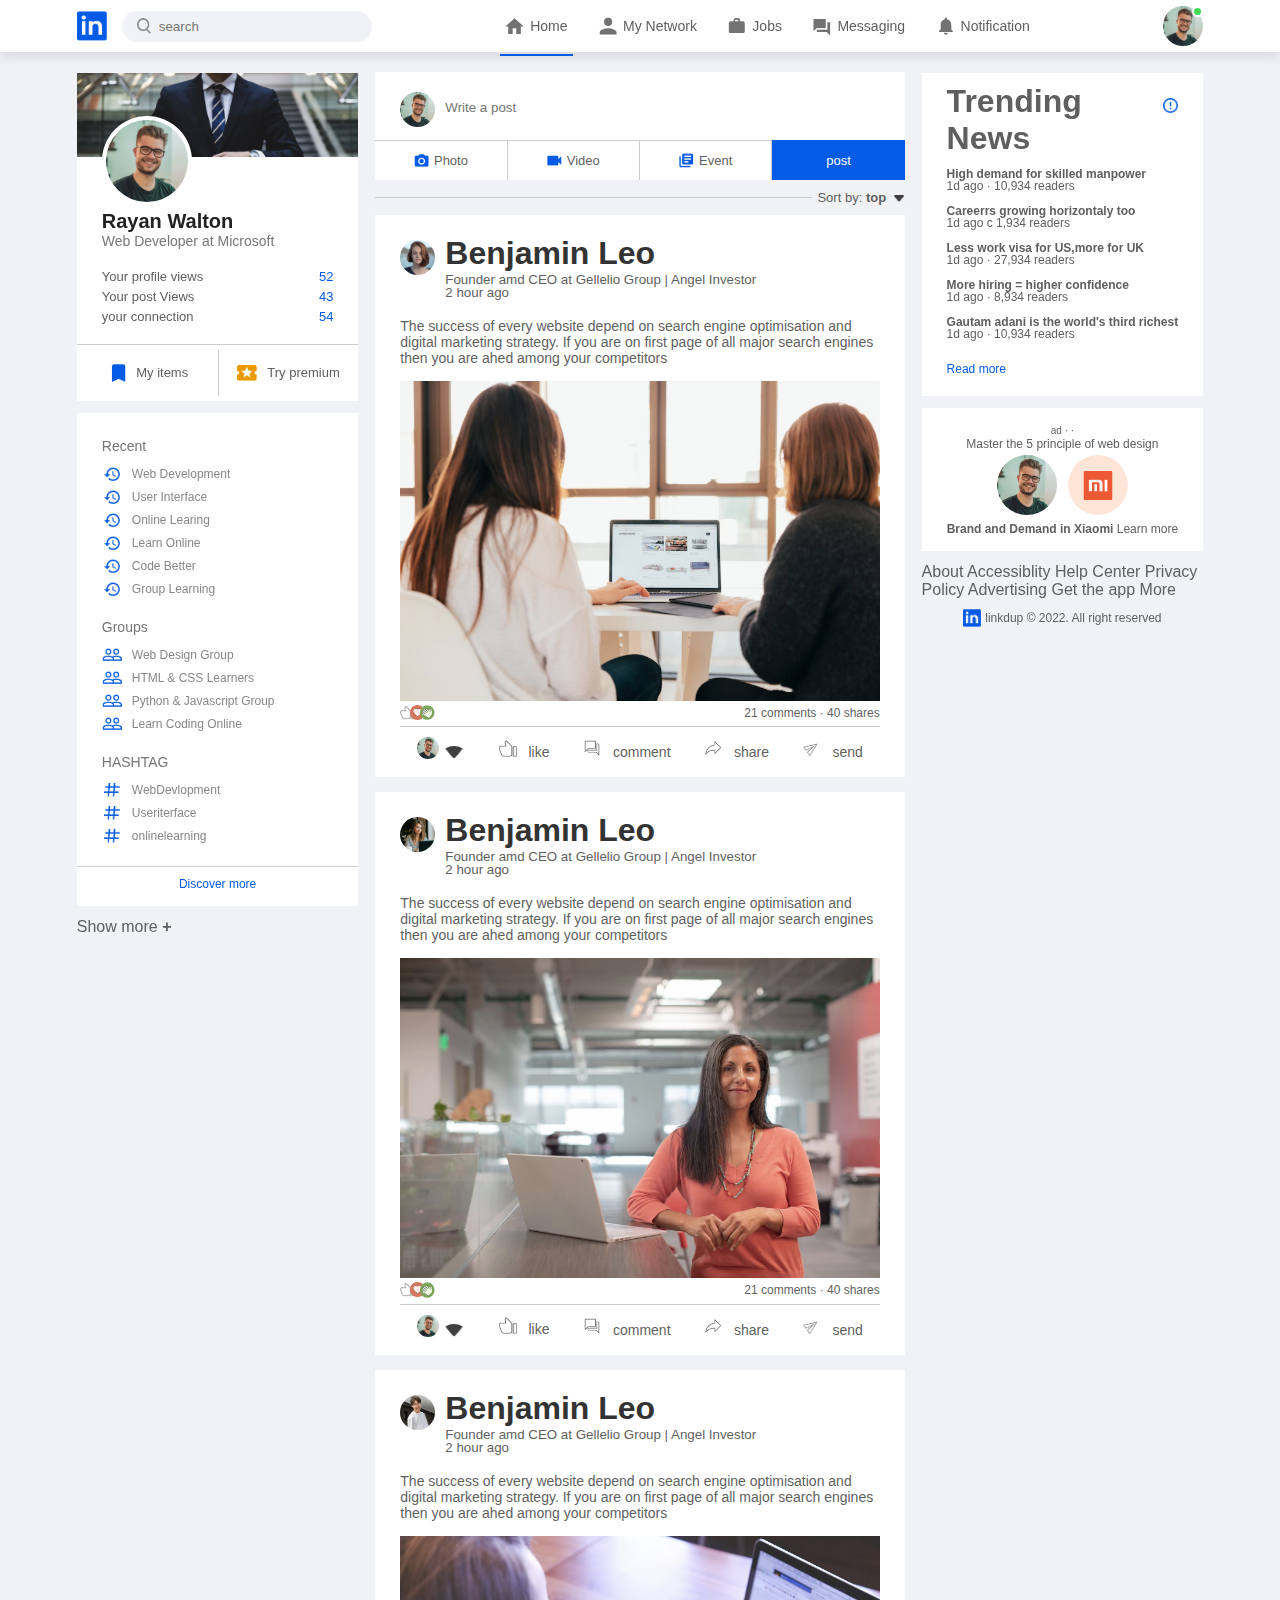
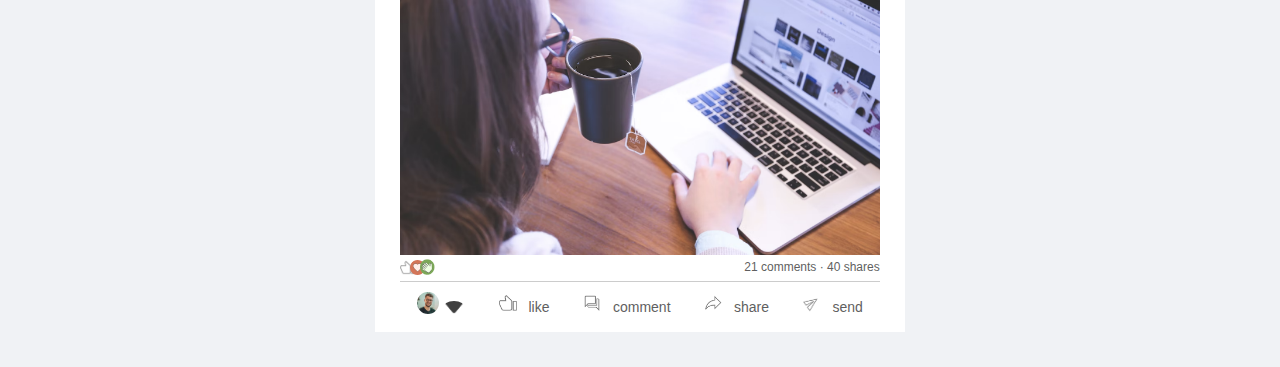
<file: linkedin-webpage-img/index.html>
<!DOCTYPE html>
<html lang="en">
<head>
    <meta charset="UTF-8">
    <meta http-equiv="X-UA-Compatible" content="IE=edge">
    <meta name="viewport" content="width=device-width, initial-scale=1.0">
    <link rel="stylesheet" href="style.css">
    <title>linkdin</title>
</head>
<body>
  
    <nav class="navbar">
        <div class="navbar-left">
            <a href="index.html" class="logo"><img src="images/logo.png" alt=""></a>

            <div class="search-box">
                <img src="images/search.png" alt="">
                <input type="text" placeholder="search">
            </div>
        </div>
        <div class="navbar-center">
            <ul>
                <li><a href="index.html" class="active-link"><img src="images/home.png"><span>Home</span></a></li>
                <li><a href=""><img src="images/network.png"><span>My Network</span></a></li>
                <li><a href=""><img src="images/jobs.png"><span>Jobs</span></a></li>
                <li><a href=""><img src="images/message.png"><span>Messaging</span></a></li>
                <li><a href=""><img src="images/notification.png"><span>Notification</span></a></li>
            </ul>
        </div>
        <div class="navbar-right">
            <div class="online">
                <img src="images/user-1.png" class="nav-profile-img" onclick="togglemenu()">

            </div>
        </div>
        <!-- ------------------- -->
        <div class="profile-menu-wrap" id="profilemenu">
            <div class="profile-menu">
                <div class="user-info">
                    <img src="images/user-1.png" alt="">
                    <div>
                        <h3>Rayan Walton</h3>
                        <a href="profile.html">See your profile</a>
                    </div>
                </div>
                <hr>
                <a href="#" class="profile-menu-link">
                <img src="images/feedback.png" alt="">
                <p>Give feedback</p>
                <span>></span>
            </a>
            <a href="#" class="profile-menu-link">
                <img src="images/setting.png" alt="">
                <p>Setting</p>
                <span>></span>
            </a>
            <a href="#" class="profile-menu-link">
                <img src="images/display.png" alt="">
                <p>Display & Accessiblity</p>
                <span>></span>
            </a>
            <a href="#" class="profile-menu-link">
                <img src="images/logout.png" alt="">
                <p>Logout</p>
                <span>></span>
            </a>
            </div>
        </div>
    </nav>

    <!-- -----------nav bar close -->

    <div class="container">
        <div class="left-sidebar">
            <div class="sidebar-profile-box">
                <img src="images/cover-pic.png" width="100%">
                <div class="sidebar-profile-info">
                    <img src="images/user-1.png" alt="">
                    <h1>Rayan Walton</h1>
                    <h3>Web Developer at Microsoft</h3>
                    <ul> 
                        <li>Your profile views <span>52</span></li>
                        <li>Your post Views <span>43</span></li>
                        <li>your connection <span>54</span></li>
                    </ul>
                </div>
                <div class="sidebar-profile-link">
                    <a href=""><img src="images/items.png" alt="">My items</a>
                    <a href=""><img src="images/premium.png" alt="">Try premium</a>
                </div>
            </div>
            <!-- ----------------------- -->
            <div class="sidebar-activity" id="sidebaractivity">
                <h3>Recent</h3>
                <a href="#"><img src="images/recent.png" alt="">Web Development</a>
                <a href="#"><img src="images/recent.png" alt="">User Interface</a>
                <a href="#"><img src="images/recent.png" alt="">Online Learing</a>
                <a href="#"><img src="images/recent.png" alt="">Learn Online</a>
                <a href="#"><img src="images/recent.png" alt="">Code Better</a>
                <a href="#"><img src="images/recent.png" alt="">Group Learning</a>
                <h3>Groups</h3>
                <a href=""><img src="images/group.png" alt="">Web Design Group</a>
                <a href=""><img src="images/group.png" alt="">HTML & CSS Learners</a>
                <a href=""><img src="images/group.png" alt="">Python & Javascript Group</a>
                <a href=""><img src="images/group.png" alt=""> Learn Coding Online</a>
                <h3>HASHTAG</h3>
                <a href=""><img src="images/hashtag.png" alt="">WebDevlopment</a>
                <a href=""><img src="images/hashtag.png" alt="">Useriterface</a>
                <a href=""><img src="images/hashtag.png" alt="">onlinelearning</a>
                <div class="discover-more-link">
                    <a href="">Discover more</a>
                </div>
            </div>
            <p id= "show-more-link" onclick="toggleactivity()">Show more <b>+</b></p>
        </div>

        <!-- ----------------------------------------------- -->
        <div class="main-content">
            <div class="create-post">
                <div class="create-post-input">
                   <img src="images/user-1.png" alt=""> 
                   <textarea id="" rows="2" placeholder="Write a post"></textarea>
                </div>
                <div class="create-post-links">
                    <li><img src="images/photo.png" alt="">Photo</li>

                    <li><img src="images/video.png" alt="">Video</li>
                    <li><img src="images/event.png" alt="">Event</li>
                    <li>post</li>
                  </div>
            </div>
            <div class="sort-by">
                <hr>
                <p>Sort by: <span>top <img src="images/down-arrow.png" alt=""></span></p>
            </div>

            <div class="post">
                <div class="post-author">
                    <img src="images/user-3.png" alt="">
                    <div>
                        <h1>Benjamin Leo</h1>
                        <small>Founder amd CEO at Gellelio Group | Angel Investor</small>
                        <small>2 hour ago</small>
                    </div>
                </div>
                <p>The success of every website depend on search engine optimisation and digital marketing strategy. If you are on first page of all major search engines then you are ahed among your competitors</p>
                <img src="images/post-image-2.png" width="100%">

                <div class="post-stats">
                    <div>
                        <img src="images/thumbsup.png" alt="">
                        <img src="images/love.png" alt="">
                        <img src="images/clap.png" alt="">
                        <span class="liked-user"></span>
                    </div>
                    <div>
                        <span>21 comments &middot; 40 shares</span>
                    </div>
                </div>
                <div class="post-activity">
                    <div>
                        <img src="images/user-1.png" class="post-activity-user-icon">
                        <img src="images/down-arrow.png" class="post-activity-user-icon">
                    </div>
                    <div class="post-activity-links">
                        <img src="images/like.png" alt="">
                        <span>like</span>
                    </div>
                    <div class="post-activity-links">
                        <img src="images/comment.png" alt="">
                        <span>comment</span>
                    </div>
                    <div class="post-activity-links">
                        <img src="images/share.png" alt="">
                        <span>share<span>
                    </div>
                    <div class="post-activity-links">
                        <img src="images/send.png" alt="">
                        <span>send</span>
                    </div>
                </div>
            </div>

            <div class="post">
                <div class="post-author">
                    <img src="images/user-4.png" alt="">
                    <div>
                        <h1>Benjamin Leo</h1>
                        <small>Founder amd CEO at Gellelio Group | Angel Investor</small>
                        <small>2 hour ago</small>
                    </div>
                </div>
                <p>The success of every website depend on search engine optimisation and digital marketing strategy. If you are on first page of all major search engines then you are ahed among your competitors</p>
                <img src="images/post-image-3.png" width="100%">

                <div class="post-stats">
                    <div>
                        <img src="images/thumbsup.png" alt="">
                        <img src="images/love.png" alt="">
                        <img src="images/clap.png" alt="">
                        <span class="liked-user"></span>
                    </div>
                    <div>
                        <span>21 comments &middot; 40 shares</span>
                    </div>
                </div>
                <div class="post-activity">
                    <div>
                        <img src="images/user-1.png" class="post-activity-user-icon">
                        <img src="images/down-arrow.png" class="post-activity-user-icon">
                    </div>
                    <div class="post-activity-links">
                        <img src="images/like.png" alt="">
                        <span>like</span>
                    </div>
                    <div class="post-activity-links">
                        <img src="images/comment.png" alt="">
                        <span>comment</span>
                    </div>
                    <div class="post-activity-links">
                        <img src="images/share.png" alt="">
                        <span>share<span>
                    </div>
                    <div class="post-activity-links">
                        <img src="images/send.png" alt="">
                        <span>send</span>
                    </div>
                </div>
            </div>

            <div class="post">
                <div class="post-author">
                    <img src="images/user-5.png" alt="">
                    <div>
                        <h1>Benjamin Leo</h1>
                        <small>Founder amd CEO at Gellelio Group | Angel Investor</small>
                        <small>2 hour ago</small>
                    </div>
                </div>
                <p>The success of every website depend on search engine optimisation and digital marketing strategy. If you are on first page of all major search engines then you are ahed among your competitors</p>
                <img src="images/post-image-4.png" width="100%">

                <div class="post-stats">
                    <div>
                        <img src="images/thumbsup.png" alt="">
                        <img src="images/love.png" alt="">
                        <img src="images/clap.png" alt="">
                        <span class="liked-user"></span>
                    </div>
                    <div>
                        <span>21 comments &middot; 40 shares</span>
                    </div>
                </div>
                <div class="post-activity">
                    <div>
                        <img src="images/user-1.png" class="post-activity-user-icon">
                        <img src="images/down-arrow.png" class="post-activity-user-icon">
                    </div>
                    <div class="post-activity-links">
                        <img src="images/like.png" alt="">
                        <span>like</span>
                    </div>
                    <div class="post-activity-links">
                        <img src="images/comment.png" alt="">
                        <span>comment</span>
                    </div>
                    <div class="post-activity-links">
                        <img src="images/share.png" alt="">
                        <span>share<span>
                    </div>
                    <div class="post-activity-links">
                        <img src="images/send.png" alt="">
                        <span>send</span>
                    </div>
                </div>
            </div>
        </div>




        <div class="right-sidebar">
            <div class="sidebar-news">
                <img src="images/more.png" class="info-icon">
                <h1>Trending News</h1>
                <a href="#">High demand for skilled manpower</a>
                <span>1d ago &middot; 10,934 readers</span>

                <a href="#">Careerrs growing horizontaly too</a>
                <span>1d ago c 1,934 readers</span>

                <a href="#">Less work visa for US,more for UK</a>
                <span>1d ago &middot; 27,934 readers</span>

                <a href="#">More hiring  = higher confidence</a>
                <span>1d ago &middot; 8,934 readers</span>

                <a href="#">Gautam adani is the world's third richest</a>
                <span>1d ago &middot; 10,934 readers</span>

                <a href="#" class="read-more-link">Read more</a>
            </div>

            <div class="sidebar-ad">
                <small>ad &middot; &middot;</small>
                <p>Master the 5 principle of web design</p>
                <div>
                    <img src="images/user-1.png" alt="">
                    <img src="images/mi-logo.png" alt="">
                </div>
                <b>Brand and Demand in Xiaomi</b>
                <a href="#" class="ad-link">Learn more</a>
            </div>
            <div class="sidebar-useful-links">
                <a href="">About</a>
                <a href="">Accessiblity</a>
                <a href="">Help Center</a>
                <a href="">Privacy Policy</a>
                <a href="">Advertising</a>
                <a href="">Get the app</a>
                <a href="">More</a>
               
                <div class="copyright-msg">
                    <img src="images/logo.png" alt="">
                    <p>linkdup &#169; 2022. All right reserved</p>
                </div>
            </div>
        </div>
    </div>

<script>
    let profilemenu = document.getElementById("profilemenu");

    function togglemenu(){
    profilemenu.classList.toggle("open-menu");
    }
</script>

<script>

    let sidebaractivity = document,getElementById("sidebaractivity");
    let morelink = document.getElementById("show-more-link");

    function toggleactivity(){
        sidebaractivity.classList.toggle("open-activity");
    }
</script>

</body>
</html>
</file>
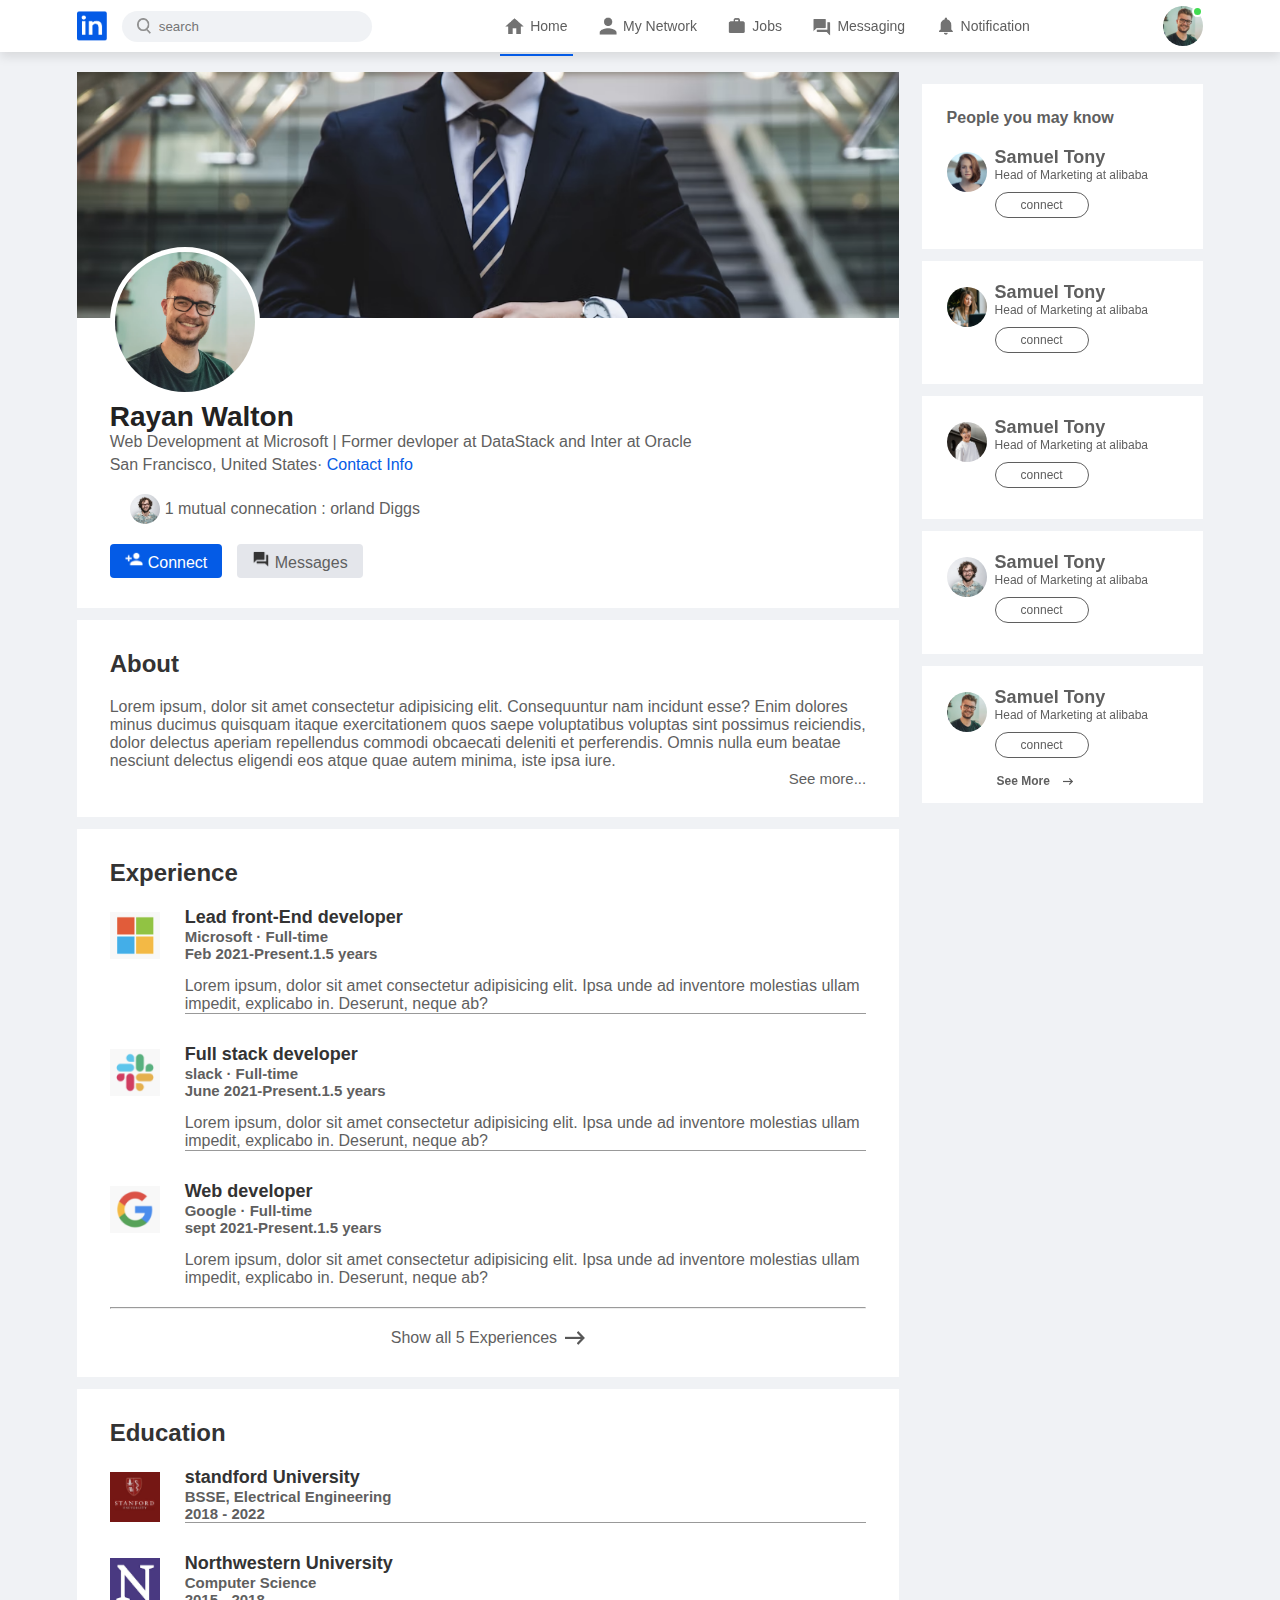
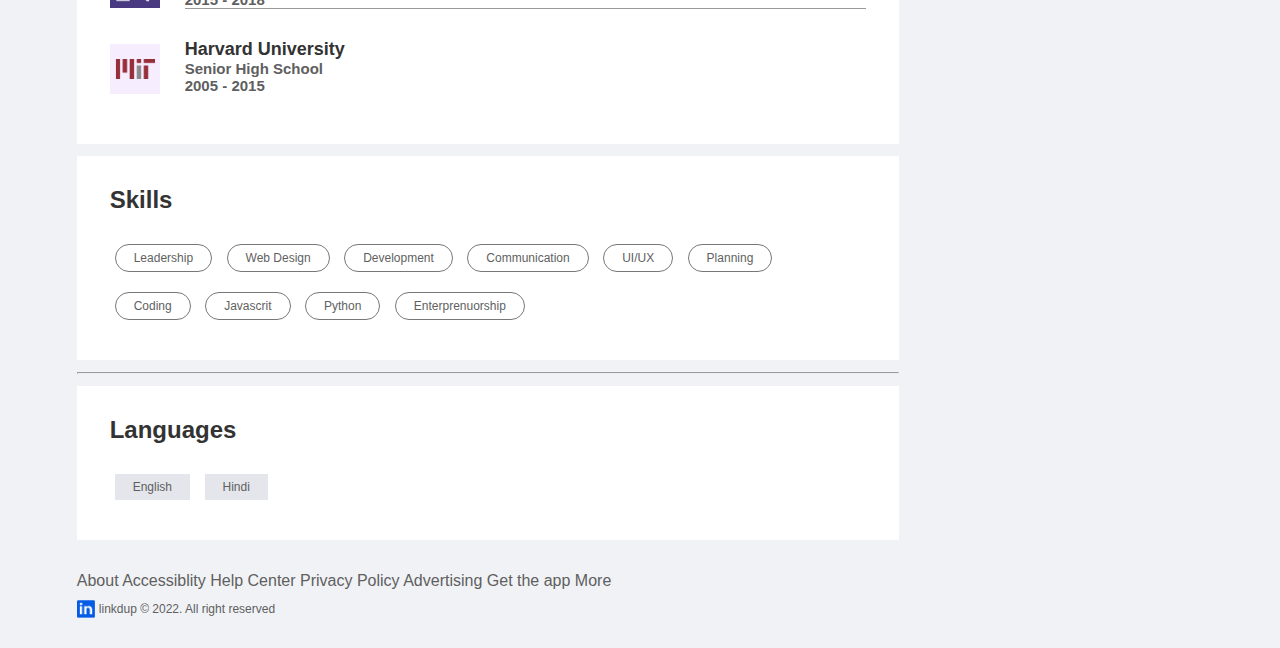
<file: linkedin-webpage-img/profile.html>
<!DOCTYPE html>
<html lang="en">
<head>
    <meta charset="UTF-8">
    <meta http-equiv="X-UA-Compatible" content="IE=edge">
    <meta name="viewport" content="width=device-width, initial-scale=1.0">
    <link rel="stylesheet" href="style.css">
    <title>linkdin</title>
</head>
<body>
  
    <nav class="navbar">
        <div class="navbar-left">
            <a href="index.html" class="logo"><img src="images/logo.png" alt=""></a>

            <div class="search-box">
                <img src="images/search.png" alt="">
                <input type="text" placeholder="search">
            </div>
        </div>
        <div class="navbar-center">
            <ul>
                <li><a href="index.html" class="active-link"><img src="images/home.png"><span>Home</span></a></li>
                <li><a href=""><img src="images/network.png"><span>My Network</span></a></li>
                <li><a href=""><img src="images/jobs.png"><span>Jobs</span></a></li>
                <li><a href=""><img src="images/message.png"><span>Messaging</span></a></li>
                <li><a href=""><img src="images/notification.png"><span>Notification</span></a></li>
            </ul>
        </div>
        <div class="navbar-right">
            <div class="online">
                <img src="images/user-1.png" class="nav-profile-img" onclick="togglemenu()">

            </div>
        </div>
        <!-- ------------------- -->
        <div class="profile-menu-wrap" id="profilemenu">
            <div class="profile-menu">
                <div class="user-info">
                    <img src="images/user-1.png" alt="">
                    <div>
                        <h3>Rayan Walton</h3>
                        <a href="profile.html">See your profile</a>
                    </div>
                </div>
                <hr>
                <a href="#" class="profile-menu-link">
                <img src="images/feedback.png" alt="">
                <p>Give feedback</p>
                <span>></span>
            </a>
            <a href="#" class="profile-menu-link">
                <img src="images/setting.png" alt="">
                <p>Setting</p>
                <span>></span>
            </a>
            <a href="#" class="profile-menu-link">
                <img src="images/display.png" alt="">
                <p>Display & Accessiblity</p>
                <span>></span>
            </a>
            <a href="#" class="profile-menu-link">
                <img src="images/logout.png" alt="">
                <p>Logout</p>
                <span>></span>
            </a>
            </div>
        </div>
    </nav>




    <div class="container">
        <div class="profile-main">
           <div class="profile-container">
            <img src="images/cover-pic.png" width="100%">
            <div class="profile-container-inner">
                <img src="images/user-1.png" class="profile-pic">
                <h1>Rayan Walton</h1>
                <b>Web Development at Microsoft | Former devloper at DataStack
                    and Inter at Oracle
                </b>
                <p>San Francisco, United States&middot; <a href="">Contact Info</a></p>
                <div class="mutual-connection">
                    <img src="images/user-2.png" alt="">
                    <span> 1 mutual connecation : orland Diggs</span>
                </div>
                <div class="profile-btn">
                    <a href="" class="primary-btn"><img src="images/connect.png" alt="">Connect</a>
                    <a href=""><img src="images/chat.png" alt="">Messages</a>
                    

                </div>
            </div>
           </div> 


           <div class="profile-description">
            <h2>About</h2>
            <p>Lorem ipsum, dolor sit amet consectetur adipisicing elit. Consequuntur nam incidunt esse? Enim dolores minus ducimus quisquam itaque exercitationem quos saepe voluptatibus voluptas sint possimus reiciendis, dolor delectus aperiam repellendus commodi obcaecati deleniti et perferendis. Omnis nulla eum beatae nesciunt delectus eligendi eos atque quae autem minima, iste ipsa iure.</p>
            <a href="" class="see-more-link">See more...</a>
           </div>

           <div class="profile-description">
            <h2>Experience</h2>
            <div class="profile-desc-row">
                <img src="images/microsoft.png" alt="">
                <div>
                    <h3>Lead front-End developer</h3>
                    <b>Microsoft &middot; Full-time
                    </b>
                    <b>Feb 2021-Present.1.5 years </b>
                    <p>Lorem ipsum, dolor sit amet consectetur adipisicing elit. Ipsa unde ad inventore molestias ullam impedit, explicabo in. Deserunt, neque ab?</p>
                    <hr>
                </div>

            </div>
            <div class="profile-desc-row">
                <img src="images/slack.png" alt="">
                <div>
                    <h3>Full stack developer</h3>
                    <b>slack &middot; Full-time
                    </b>
                    <b>June 2021-Present.1.5 years </b>
                    <p>Lorem ipsum, dolor sit amet consectetur adipisicing elit. Ipsa unde ad inventore molestias ullam impedit, explicabo in. Deserunt, neque ab?</p>
                    <hr>
                </div>

            </div>
            <div class="profile-desc-row">
                <img src="images/google.png" alt="">
                <div>
                    <h3>Web developer</h3>
                    <b> Google &middot; Full-time
                    </b>
                    <b> sept 2021-Present.1.5 years </b>
                    <p>Lorem ipsum, dolor sit amet consectetur adipisicing elit. Ipsa unde ad inventore molestias ullam impedit, explicabo in. Deserunt, neque ab?</p>
                    
                </div>

            </div>
            <hr>
            <a href="" class="experience-link">Show all 5 Experiences <img src="images/right-arrow.png" alt=""></a>
           </div>

           <div class="profile-description">
            <h2>Education</h2>
            <div class="profile-desc-row">
                <img src="images/stanford.png"alt="">
                <div>
                    <h3>standford University </h3>
                    <b>BSSE, Electrical Engineering </b>
                    <b>2018 - 2022</b>
                    <hr>
                </div>
            </div>
            <div class="profile-desc-row">
                <img src="images/north.png"alt="">
                <div>
                    <h3>Northwestern University</h3>
                    <b>Computer Science</b>
                    <b>2015 - 2018</b>
                    <hr>
                </div>
            </div>
            <div class="profile-desc-row">
                <img src="images/mit.png"alt="">
                <div>
                    <h3>Harvard University </h3>
                    <b>Senior High School </b>
                    <b>2005 - 2015</b>
                    
                </div>
            </div>
           </div>

           <div class="profile-description">
            <h2>Skills</h2>
            <a href="#" class="Skills-btn">Leadership</a>
            <a href="" class="Skills-btn">Web Design</a>
            <a href="" class="Skills-btn">Development</a>
            <a href="" class="Skills-btn">Communication</a>
            <a href="" class="Skills-btn">UI/UX</a>
            <a href="" class="Skills-btn">Planning</a>
            <a href="" class="Skills-btn">Coding</a>
            <a href="" class="Skills-btn">Javascrit</a>
            <a href="" class="Skills-btn">Python</a>
            <a href="" class="Skills-btn">Enterprenuorship</a>
           </div>
           <hr>
           <div class="profile-description">
            <h2>Languages</h2>
            <a href="#" class="language-btn">English</a>
            <a href="#" class="language-btn">Hindi</a>
            
           </div>

        </div>
        <!------------  -->
        <div class="profile-sidebar">

 

            <div class="sidebar-people">
                <h3>People you may know</h3>
                <div class="sidebar-people-row">
                    <img src="images/user-3.png" alt="">
                    <div>
                        <h2>Samuel Tony</h2>
                    <p>Head of Marketing at alibaba</p>
                    <a href="">connect</a>
                    </div>
                </div>
              
            </div>
             
            <div class="sidebar-people">
                
                <div class="sidebar-people-row">
                    <img src="images/user-4.png" alt="">
                    <div>
                        <h2>Samuel Tony</h2>
                    <p>Head of Marketing at alibaba</p>
                    <a href="">connect</a>
                    </div>
                </div>
              
            </div>

            <div class="sidebar-people">
           
                <div class="sidebar-people-row">
                    <img src="images/user-5.png" alt="">
                <div>
                    <h2>Samuel Tony</h2>
                <p>Head of Marketing at alibaba</p>
                <a href="">connect</a>
                </div>
                </div>
                
            </div>

            <div class="sidebar-people">
           
                <div class="sidebar-people-row">
                    <img src="images/user-2.png" alt="">
                <div>
                    <h2>Samuel Tony</h2>
                <p>Head of Marketing at alibaba</p>
                <a href="">connect</a>
                </div>
                </div>
                
            </div>
            <div class="sidebar-people">
           
                <div class="sidebar-people-row">
                    <img src="images/user-1.png" alt="">
                <div>
                    <h2>Samuel Tony</h2>
                <p>Head of Marketing at alibaba</p>
                <a href="">connect</a>
                </div>
                </div>
                <b class="see-more">See More <img src="images/right-arrow.png" alt=""></b>
                
            </div>


        </div>
    </div>


<div class="profile-footer">
    <div class="sidebar-useful-links">
        <a href="">About</a>
        <a href="">Accessiblity</a>
        <a href="">Help Center</a>
        <a href="">Privacy Policy</a>
        <a href="">Advertising</a>
        <a href="">Get the app</a>
        <a href="">More</a>
       
        <div class="copyright-msg">
            <img src="images/logo.png" alt="">
            <p>linkdup &#169; 2022. All right reserved</p>
        </div>
</div>
</div>


    <script>
        let profilemenu = document.getElementById("profilemenu");
    
        function togglemenu(){
        profilemenu.classList.toggle("open-menu");
        }
    </script>

</body>
</html>
</file>
<file: linkedin-webpage-img/style.css>
*{
    margin: 0;
    padding: 0;
    font-family: 'poppins',sans-serif;
    box-sizing: border-box;
}
body{
    background: #f0f2f5;
    color: #5f5f5f ;
}
a{
    text-decoration: none;
    color: #5f5f5f;
}
.navbar{
    display: flex;
    align-items: center;
    justify-content: space-between;
    background: #fff;
    padding: 6px 6%;
    position: sticky;
    top: 0;
    z-index: 100;
    box-shadow: 0 5px 10px rgba(0,0, 0, 0.1);
}
.logo img{
    width: 30px;
    margin-right: 15px;
    display: block;
}
.navbar-center ul li{
    display: inline-block;
    list-style: none;
}
.navbar-center ul li a{
    display: flex;
    align-items: center;
    font-size: 14px;
    margin: 5px 8px;
    padding-right: 5px;
    position: relative;
}
.navbar-center ul li a::after{
    content:'' ;
    width: 0;
    height: 2px;
    background: #045be6;
    position: absolute;
    bottom: -15px;
    transition: width 0.3s;
}
.navbar-center ul li a:hover::after,
.navbar-center ul li a.active-link::after
{
    width: 100%;

}
.navbar-center ul li a img{
    width: 30px ;
}
.nav-profile-img{
   width: 40px; 
   border-radius: 50%;
   display: block;
   cursor: pointer;
   position: relative;
}
.online{
    position: relative;
}
.online::after{
    content: '';
    width: 7px;
    height: 7px;
    border: 2px solid #fff;
    border-radius: 50%;
    right: 0px;
    top: 0px;
    background: #41db51;
    position: absolute;
}
.search-box{
    background: #f0f2f5;
    width: 250px;
    border-radius: 20px;
    display: flex;
    align-items: center;
    padding: 0 15px;
}
.navbar-left{
    display: flex;
    align-items: center;
}
.search-box img{
    width: 14px;
}
.search-box input{
    width: 100%;
    background: transparent;
    padding: 8px;
    outline: none;
    border: 0;
 }

/* ------------------------------------------------- */


.container{
    padding: 20px 6%;
    display: flex;
    flex-wrap:wrap ;
    justify-content: space-between;
}
.left-sidebar{
    flex-basis: 25%;
    align-self: flex-start;
    position: sticky;
    top: 73px;
}
.sidebar-profile-box{
    background: #fff;

}
.sidebar-profile-info{
    padding: 0 25px;
}
.sidebar-profile-info img{
    width: 90px;
    border-radius: 50%;
    background: #fff;
    padding: 4px;
    margin-top: -45px;
}
.sidebar-profile-info h1{
    font-size: 20px;
    font-weight: 600;
    color: #222;
}
.sidebar-profile-info h3{
    font-size: 14px;
    font-weight: 500;
    color: #777;
}
.sidebar-profile-info ul{
    list-style: none;
    margin: 20px 0;
}
.sidebar-profile-info ul li{
    width: 100%;
    margin: 5px 0;
    font-size: 13px;
}
.sidebar-profile-info ul li span{
    float: right;
    color: #045be6;
}
.sidebar-profile-link{
    display: flex;
    align-items: center;
    border-top: 1px solid #ccc;
}
.sidebar-profile-link a{
    flex-basis: 50%;
    display: flex;
    align-items: center;
    justify-content: center;
    padding: 15px 0;
    font-size:13px ;
    border-left: 1px solid #ccc;
}
.sidebar-profile-link a:first-child{
    border-left: 0;
}
.sidebar-profile-link a img{
    width: 20px;
    margin-right: 10px;

}
/* -------------- */
.sidebar-activity{
    background:#fff;
    padding: 5px 25px;
    margin: 12px 0;
}
.sidebar-activity h3{
    color: #777;
    font-size: 14px;
    font-weight: 500;
    margin: 20px 0 10px;
}
.sidebar-activity a{
    display: flex;
    align-items: center;
    font-size: 12px;
    font-weight: 500;
    color: #888;
    margin: 3px 0;
}
.sidebar-activity a img{
    width: 20px;
    margin-right: 10px;
}
.discover-more-link{
    border-top: 1px solid #ccc;
    text-align: center;
    margin-top: 20px;
    margin-left: -25px;
    margin-right: -25px;

}
.discover-more-link a{
    color: #045be6;
    display: inline-block;
    margin: 10px 0;
}
/* ---------------right sidebar---------------- */
.right-sidebar{
   flex-basis: 25%; 
   align-self: flex-start;
   position: sticky;
   top: 73px;
}
.sidebar-news{
  background: #fff;  
  padding: 10px 25px;
}
.info-icon{
    width: 15px;
    float: right;
    margin-top: 15px;
}
.sidebar-news h3{
    font-size: 18px;
    font-weight: 600;
    color: #333;
    margin: 10px 0 30px;
}
.sidebar-news a{
    display: block;
    font-size:12px ;
    font-weight: 600;
    margin-top: 10px;
    margin-bottom: -5px;

}
.sidebar-news span{
    font-size: 12px;
}
.sidebar-news .read-more-link{
    color: #045be6;
    font-weight: 500;
    margin: 20px 0 10px;
}
.sidebar-ad{
    background: #fff;
    padding: 15px 25px;
    text-align: center;
    margin: 12px 0;
    font-size: 12px;
}
.sidebar-ad img{
    width: 60px;
    border-radius: 50%;
    margin: 4px;
}
.sidebar-userful-links{
    padding: 15px 25px;
    text-align: center;


}
.sidebar-userful-links a{
    display: inline;
    font-size: 14px;
    margin: 4px 3px;
}
.copyright-msg{
    display: flex;
    align-items: center;
    justify-content: center;
    font-size: 12px;
    margin-top: 10px;
    font-weight:500 ;
}
.copyright-msg img{
    width: 18px;
    margin-right: 4px;
}




















.main-content{
    flex-basis: 47%;
}
.create-post{
    background: #fff;

}
.create-post-input{
    padding: 20px 25px 10px;
    display: flex;
    align-items: flex-start;
}
.create-post-input img{
   width: 35px;
   border-radius: 50%;
   margin-right: 10px;
}
.create-post-input textarea{
    width: 100%;
    border: 0;
    outline: 0;
    resize: none;
    background: transparent;
    margin-top: 8px;

}
::placeholder{
    font-weight: 500;
}
.create-post-links{
    display: flex;
    align-items: flex-start ;

}
.create-post-links li{
    list-style: none;
    border-top: 1px solid #ccc;
    border-right: 1px solid #ccc;
    flex-basis: 25%;
    height: 40px;
    font-size: 13px;
    display: flex;
    align-items: center;
    justify-content: center;
    cursor: pointer;
}
.create-post-links li img{
   width: 15px;
   margin-right: 5px;
}
.create-post-links li:last-child{
    background: #045be6;
    color: #fff;
    border-top:0 ;
    border-right: 0;
}
.sort-by{
    display: flex;
    align-items: center;
    margin: 10px 0;

}
.sort-by hr{
    flex: 1;
    border: 0;
    height: 1px;
    background: #ccc;
}
.sort-by p{
    font-size: 13px;
    padding-left: 5px;
}
.sort-by p span{
    font-weight: 600;
    cursor: pointer;
}
.sort-by p span img{
    width: 12px;
    margin-left: 3px;
}
.post{
    background: #fff;
    padding: 20px 25px 5px;
    margin: 5px 0 15px;
}
.post-author{
    display: flex;
    align-items: flex-start;
    margin-bottom: 20px;
}
.post-author img{
    width: 35px;
    border-radius: 50%;
    margin-right: 10px;
    margin-top: 5px;
}
.post-author h1{
    font-size: 18ox;
    font-weight: 600;
    color: #333;
}
.post-author small{
    display: block;
    margin-bottom: -2px;

}
.post p{
    font-size: 14px;
    margin-bottom: 15px;


}
.post-stats{
    display: flex;
    flex-wrap: center;
    align-items: center;
    justify-content: space-between;
    font-size: 12px;
    border-bottom: 1px solid #ccc;
    padding-bottom: 6px;
}
.post-stats div{
    display: flex;
    align-items: center;
}
.post-stats img{
    width: 15px;
    margin-right: -5px;
}
.liked-users{
    margin-left: 10px ;
}
.post-activity{
    display: flex;
    align-items: center;
    justify-content: space-around;
    padding: 10px 0;
    font-size: 14px;
    font-weight: 500;
}
.post-activity-user-icon{
    width: 22px;
    border-radius: 50%;
}
.post-activity-arrow-icon{
    width: 12px;
    margin-left: 5px;
}
.post-activity-links img{
    width: 18px;
    margin-right: 8px;
}


/* ----------profile drop down menu */
.profile-menu-wrap{
    position: absolute;
    top: 100%;
    right: 5%;
    width: 320px;
    max-height: 0;
    overflow: hidden;
    transition: max-height 0.5s;
}
.profile-menu-wrap.open-menu{
    max-height: 400px;
    
}
.profile-menu{
    background: #222;
    color: #fff;
    padding: 20px;
    margin: 10px;
}
.user-info{
    display: flex;
    align-items: center;
}
.user-info img{
    width: 50px;
    border-radius: 50%;
    margin-right: 15px;
}
.user-info h3{
    font-weight: 500;
    margin-bottom: -7px;
}
.user-info a{
    color: #c9dbf8;
    font-size: 13px;
}
.profile-menu hr{
    border: 0;
    height: 1px;
    width: 100%;
    background: #fff;
    margin: 15px 0 10px;
}
.profile-menu-link{
    display: flex;
    align-items:center ;
    color: #fff;
    margin: 12px 0;
    font-size: 14px;

}
.profile-menu-link p{
    width: 100%;
}
.profile-menu-link img{
    width: 35px;
    border-radius: 50%;
    margin-right: 15px;
}





/* ---------------profile-page----------------- */

.profile-main{
    flex-basis: 73%;
}
.profile-sidebar{
    flex-basis: 25%;
    align-items: flex-start;
    position: sticky;
    top: 73%;
}
.profile-container{
    background: #fff;
}
.profile-container-inner{
    padding: 0 4% 10px;
}
.profile-pic{
    width: 150px;
    border-radius: 50%;
    margin-top: -75px;
    padding: 5px;
    background: #fff;
}
.profile-container h1{
    font-size: 28px;
    font-weight: 600;
    color: #222;
}
.profile-container b{
    font-weight: 500;
}
.profile-container p{
    margin-top: 5px;
}
.profile-container p a{
    color: #045be6;
    font-weight: 400;
}
.mutual-connection{
  display: flex;  
  align-items: center  ;
  margin: 20px;

}
.mutual-connection img{
    width: 30px ;
    border-radius: 50%;
    margin-right: 5px;
}
.profile-btn{
    margin: 20px 0;
}
.profile-btn a{
    display: inline-block;
    align-items: center;
    background: #e4e6eb;
    padding: 6px 15px;
    border-radius: 4px;
    margin-right:10px ;
}
.profile-btn a img{
    width: 18px;
    margin-right: 5px;
}
.profile-btn .primary-btn{
    background: #045be6;
    color: #fff;

}
.profile-description{
    background: #fff;
    padding: 20px 4% 30px;
    margin:12px 0 ;
}
.profile-description h2{
    color: #333;
    margin: 10px 0 20px;
    font-weight: 600;

}
.see-more-link{
    display: block;
    text-align: right;
    font-size: 15px;
}
.profile-desc-row{
   display: flex;
   align-items: flex-start;
   margin: 20px 0;
}
.profile-desc-row img{
    width: 50px;
    margin-right: 25px;
    margin-top: 5px;
}
.profile-desc-row div{
    width: 100%;
}
.profile-desc-row h3{
    font-size: 18px;
    font-weight: 600;
    color: #333;
}
.profile-desc-row b{
    font-size: 400;
    display: block;
    font-size: 15px;
}
.profile-desc-row p{
       margin-top: 15px;
}
.profile-desc-row hr{
    border: 0;
    border-bottom: 1px solid #999;
    margin-bottom: 10px;
}
.experience-link{
    display: flex;
    align-items: center;
    justify-content: center;
    padding-top: 20px;
    font-weight: 500;

}
.experience-link img{
    width: 20px;
    margin-left: 8px;
}
.Skills-btn{
    display: inline-block;
    margin: 10px 5px;
    padding: 6px 18px;
    border: 1px solid #777;
    border-radius: 30px;
    font-size: 12px;
    font-weight: 500;
}
.language-btn{
    display: inline-block;
    margin: 10px 5px;
    padding: 6px 18px;
    background: #e4e6eb;
    font-size: 12px;
    font-weight: 500;
}
.sidebar-people{
    background:#fff ;
    padding: 15px 25px;
    margin: 12px 0;
    font-size: 12px;
}
.sidebar-people h3{
    font-size: 16px;
    font-weight: 600;
    margin: 10px 0 20px;
}
.sidebar-people-row{
   display: flex; 
   align-items: flex-start;
   margin: 6px 0;
}
.sidebar-people-row img{
    width: 40px;
    border-radius: 50%;
    margin-right:8px  ;
    margin-top: 5px ;
}
.sidebar-profile-box h2{
    font-size: 16px;
    font-weight: 500;
}
.sidebar-people-row a{
    display: inline-block;
    margin: 10px 0;
    padding: 5px 25px;
    border: 1px solid #5f5f5f;
    border-radius: 30px;
    font-weight: 500;

}
.see-more{
    text-align: center;
    padding-left: 50px;
    
}
.see-more img{
    width: 20px;
    padding-left: 10px;
}
.profile-footer{
    padding: 0 6% 30px;
}
.profile-footer .side-useful-links{
    text-align: left;
    padding: 0;
}
.profile-footer .copyright-msg{
    justify-content: flex-start;
}



/* ////////////////////////////////////media query for small screen//////////////////////////// */
@media only screen and (max-width: 600px){
    .search-box{
        background: transparent ;
        width: auto;
        padding: 0;
    }
    .search-box input{
        width:0;
        padding: 0;
    }
    .navbar-center ul li a span{
        display: none;
    }
    .navbar-center ul li a{
        padding-right: 0;
        margin: 5px;
    }
    .nav-profile-img{
        width: 30px;
    }
    .container{
        padding: 15px 3% ;
    }
    .left-sidebar, .right-sidebar{
        flex-basis: 100%;
        position: relative;
        top: unset;
    }
    .main-content{
        flex-basis: 100%;
    }
    .post-stats div{
        margin: 2px 0;
    }
    .post-activity-links span{
        display: none;
    }
    .post-activity-links img{
        margin-right: 0;
    }
    .profile-main, .profile-sidebar{
        flex-basis: 100%;
    }
    .profile-container{
        font-size: 14px;
    }
    .profile-pic{
        width: 100px;
        margin-top: -50px;
    }
    .profile-description{
        font-size: 14px;
    }
    #show-more-link{
        display: block;
        width: fit-content;
        margin: 10px auto;
        font-size: 14px;
        cursor: pointer;
    }
    .sidebar-activity{
        display: none;
    }
    .sidebar-activity.open-activity{
        display: block;
    }


}
</file>
